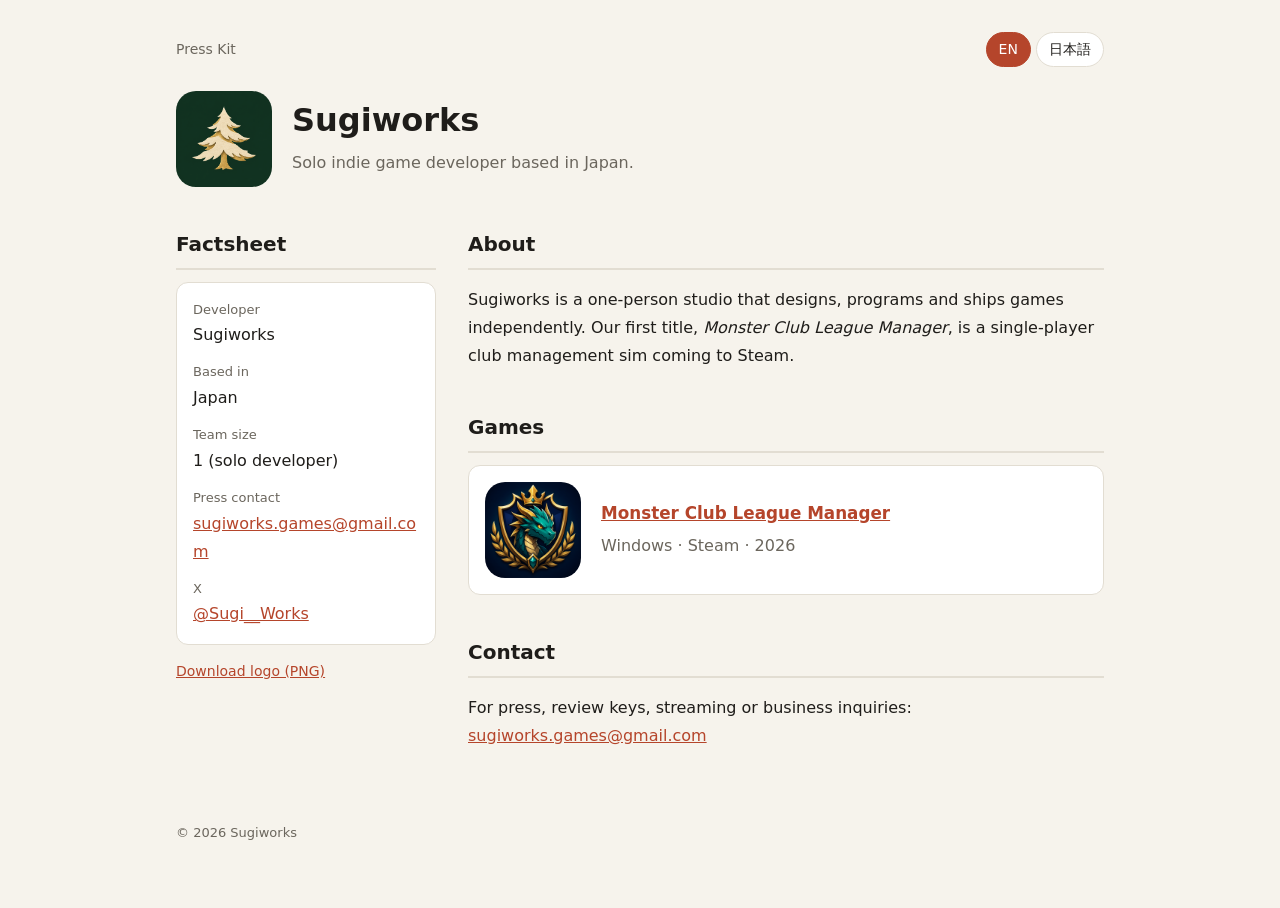
<file: index.html>
<!doctype html>
<html lang="en" data-lang="en">
<head>
<meta charset="utf-8">
<meta name="viewport" content="width=device-width, initial-scale=1">
<title>Sugiworks Press Kit</title>
<meta name="description" content="Press kit for Sugiworks, a solo indie game developer from Japan.">
<link rel="icon" href="favicon.ico">
<link rel="stylesheet" href="style.css">
<script src="lang.js"></script>
</head>
<body>
<div class="wrap">
  <header class="top">
    <span class="note">Press Kit</span>
    <div class="lang"><button data-lang="en">EN</button> <button data-lang="ja">日本語</button></div>
  </header>

  <div class="hero">
    <img src="sugiworks-logo.png" alt="Sugiworks logo">
    <div>
      <h1>Sugiworks</h1>
      <p class="lead" lang="en">Solo indie game developer based in Japan.</p>
      <p class="lead" lang="ja">日本の個人ゲーム開発者です。</p>
    </div>
  </div>

  <div class="grid">
    <aside>
      <h2 lang="en">Factsheet</h2><h2 lang="ja">基本情報</h2>
      <dl class="facts">
        <dt lang="en">Developer</dt><dt lang="ja">開発者</dt>
        <dd>Sugiworks</dd>
        <dt lang="en">Based in</dt><dt lang="ja">拠点</dt>
        <dd lang="en">Japan</dd><dd lang="ja">日本</dd>
        <dt lang="en">Team size</dt><dt lang="ja">体制</dt>
        <dd lang="en">1 (solo developer)</dd><dd lang="ja">1人（個人開発）</dd>
        <dt lang="en">Press contact</dt><dt lang="ja">連絡先</dt>
        <dd><a href="mailto:sugiworks.games@gmail.com">sugiworks.games@gmail.com</a></dd>
        <dt>X</dt>
        <dd><a href="https://x.com/Sugi__Works">@Sugi__Works</a></dd>
      </dl>
      <p class="note"><a href="sugiworks-logo.png" lang="en">Download logo (PNG)</a><a href="sugiworks-logo.png" lang="ja">ロゴをダウンロード（PNG）</a></p>
    </aside>

    <main>
      <h2 lang="en">About</h2><h2 lang="ja">概要</h2>
      <p lang="en">Sugiworks is a one-person studio that designs, programs and ships games independently. Our first title, <em>Monster Club League Manager</em>, is a single-player club management sim coming to Steam.</p>
      <p lang="ja">Sugiworksは、企画・プログラム・リリースまでを1人で行う個人開発スタジオです。第1作『Monster Club League Manager』はSteamで発売予定のシングルプレイ向けクラブ運営シミュレーションです。</p>

      <h2 lang="en">Games</h2><h2 lang="ja">作品</h2>
      <div class="card hero">
        <img src="mclm/images/icon.png" alt="Monster Club League Manager icon">
        <div>
          <h3 style="margin-top:0"><a href="mclm/">Monster Club League Manager</a></h3>
          <p class="lead" lang="en">Windows · Steam · 2026</p>
          <p class="lead" lang="ja">Windows・Steam・2026年</p>
        </div>
      </div>

      <h2 lang="en">Contact</h2><h2 lang="ja">お問い合わせ</h2>
      <p lang="en">For press, review keys, streaming or business inquiries: <a href="mailto:sugiworks.games@gmail.com">sugiworks.games@gmail.com</a></p>
      <p lang="ja">取材・レビューキー・配信・ビジネスのお問い合わせ：<a href="mailto:sugiworks.games@gmail.com">sugiworks.games@gmail.com</a></p>
    </main>
  </div>

  <footer>© 2026 Sugiworks</footer>
</div>
</body>
</html>
</file>
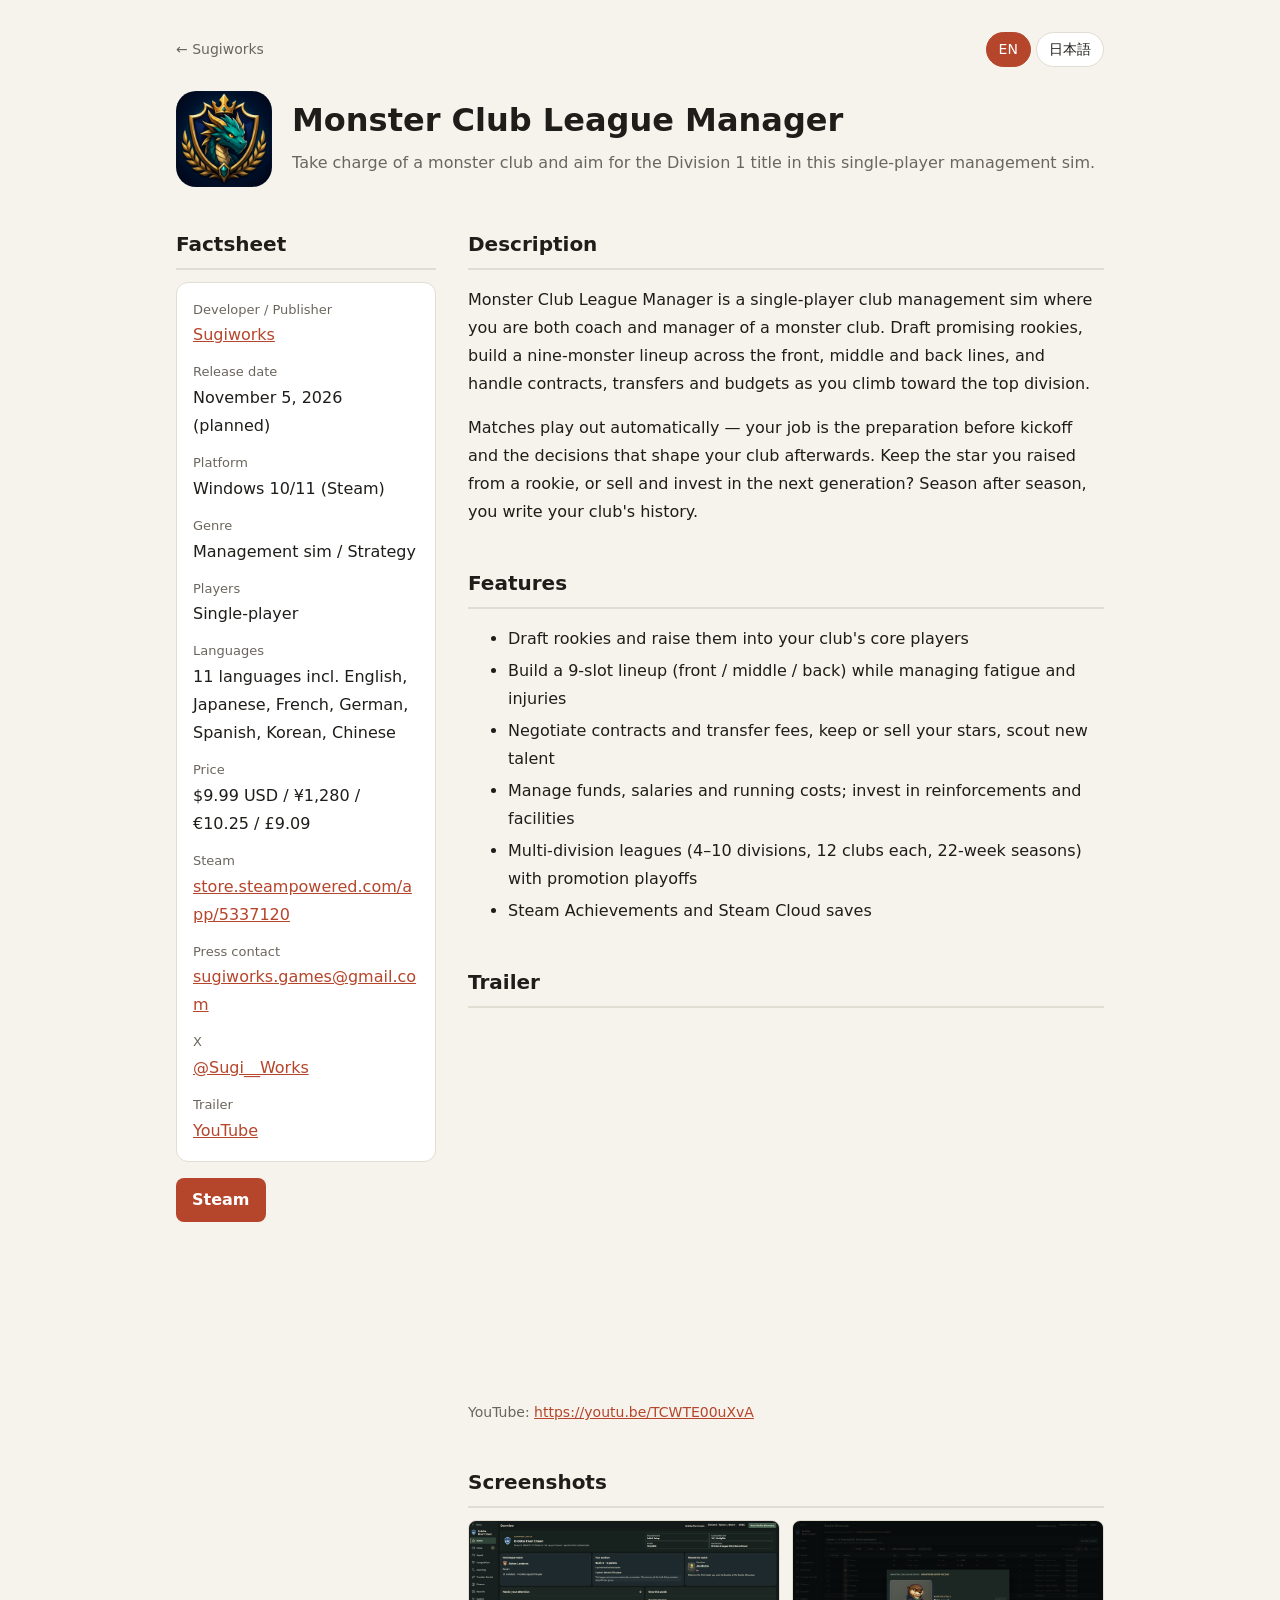
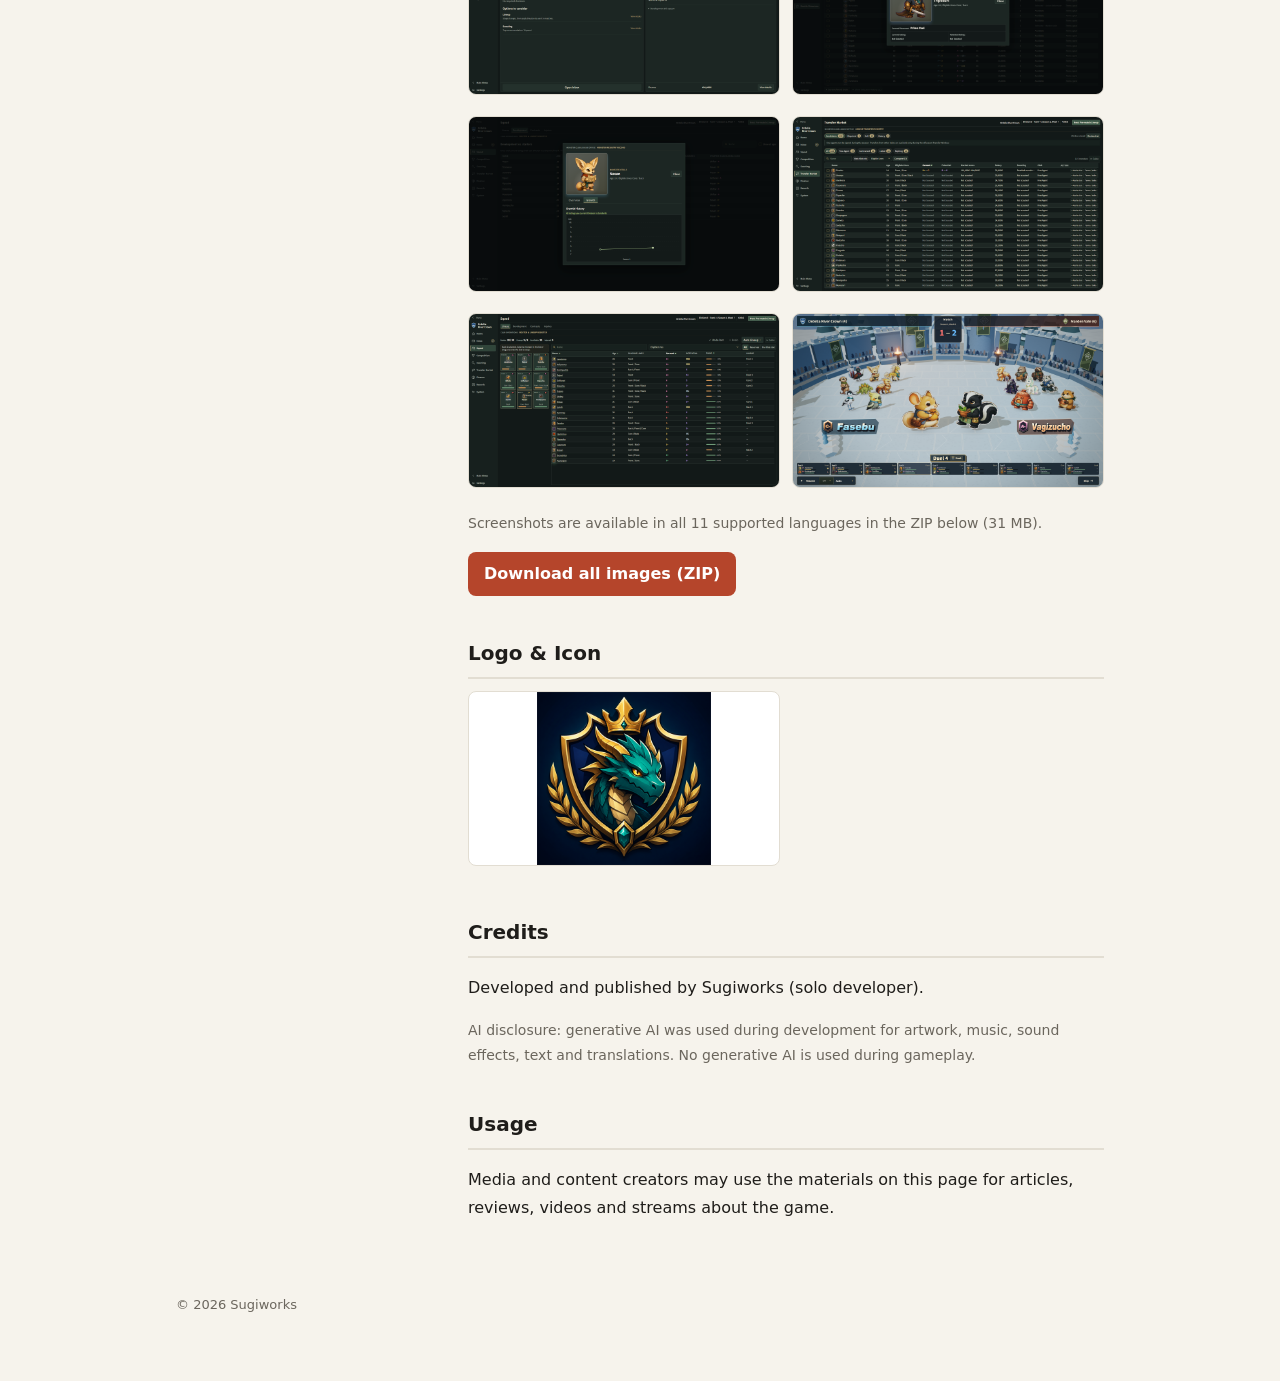
<file: mclm/index.html>
<!doctype html>
<html lang="en" data-lang="en">
<head>
<meta charset="utf-8">
<meta name="viewport" content="width=device-width, initial-scale=1">
<title>Monster Club League Manager Press Kit</title>
<meta name="description" content="Press kit for Monster Club League Manager, a single-player monster club management sim by Sugiworks.">
<link rel="icon" href="../favicon.ico">
<link rel="stylesheet" href="../style.css">
<script src="../lang.js"></script>
</head>
<body>
<div class="wrap">
  <header class="top">
    <a class="home" href="../">← Sugiworks</a>
    <div class="lang"><button data-lang="en">EN</button> <button data-lang="ja">日本語</button></div>
  </header>

  <div class="hero">
    <img src="images/icon.png" alt="Monster Club League Manager icon">
    <div>
      <h1>Monster Club League Manager</h1>
      <p class="lead" lang="en">Take charge of a monster club and aim for the Division 1 title in this single-player management sim.</p>
      <p class="lead" lang="ja">モンスタークラブの監督兼経営者となり、1部リーグの頂点を目指すシングルプレイのクラブ運営シミュレーション。</p>
    </div>
  </div>

  <div class="grid">
    <aside>
      <h2 lang="en">Factsheet</h2><h2 lang="ja">基本情報</h2>
      <dl class="facts">
        <dt lang="en">Developer / Publisher</dt><dt lang="ja">開発 / 販売</dt>
        <dd><a href="../">Sugiworks</a></dd>
        <dt lang="en">Release date</dt><dt lang="ja">発売日</dt>
        <dd lang="en">November 5, 2026 (planned)</dd><dd lang="ja">2026年11月5日（予定）</dd>
        <dt lang="en">Platform</dt><dt lang="ja">プラットフォーム</dt>
        <dd>Windows 10/11 (Steam)</dd>
        <dt lang="en">Genre</dt><dt lang="ja">ジャンル</dt>
        <dd lang="en">Management sim / Strategy</dd><dd lang="ja">クラブ運営シミュレーション / ストラテジー</dd>
        <dt lang="en">Players</dt><dt lang="ja">プレイ人数</dt>
        <dd lang="en">Single-player</dd><dd lang="ja">1人</dd>
        <dt lang="en">Languages</dt><dt lang="ja">対応言語</dt>
        <dd lang="en">11 languages incl. English, Japanese, French, German, Spanish, Korean, Chinese</dd>
        <dd lang="ja">日本語・英語ほか全11言語</dd>
        <dt lang="en">Price</dt><dt lang="ja">価格</dt>
        <dd lang="en">$9.99 USD / ¥1,280 / €10.25 / £9.09</dd><dd lang="ja">1,280円（$9.99）</dd>
        <dt>Steam</dt>
        <dd><a href="https://store.steampowered.com/app/5337120/">store.steampowered.com/app/5337120</a></dd>
        <dt lang="en">Press contact</dt><dt lang="ja">連絡先</dt>
        <dd><a href="mailto:sugiworks.games@gmail.com">sugiworks.games@gmail.com</a></dd>
        <dt>X</dt>
        <dd><a href="https://x.com/Sugi__Works">@Sugi__Works</a></dd>
        <dt lang="en">Trailer</dt><dt lang="ja">トレーラー</dt>
        <dd><a href="https://youtu.be/TCWTE00uXvA">YouTube</a></dd>
      </dl>
      <p style="margin-top:16px"><a class="button" href="https://store.steampowered.com/app/5337120/">Steam</a></p>
    </aside>

    <main>
      <h2 lang="en">Description</h2><h2 lang="ja">ゲーム紹介</h2>
      <div lang="en">
        <p>Monster Club League Manager is a single-player club management sim where you are both coach and manager of a monster club. Draft promising rookies, build a nine-monster lineup across the front, middle and back lines, and handle contracts, transfers and budgets as you climb toward the top division.</p>
        <p>Matches play out automatically — your job is the preparation before kickoff and the decisions that shape your club afterwards. Keep the star you raised from a rookie, or sell and invest in the next generation? Season after season, you write your club's history.</p>
      </div>
      <div lang="ja">
        <p>Monster Club League Managerは、モンスタークラブの監督兼経営者となり、育成・編成・契約・補強を重ねて上位リーグを目指すクラブ運営シミュレーションです。試合中のアクション操作は不要。試合前の準備と、その後のクラブをどう作るかが、あなたの仕事です。</p>
        <p>見込んで獲った新人が、いつの間にかクラブに欠かせない存在になる。次のシーズンも、その主力と戦うか。移籍金を受け取り、新たな才能に未来を託すか。シーズンを重ね、あなたのクラブの歴史を作りましょう。</p>
      </div>

      <h2 lang="en">Features</h2><h2 lang="ja">主な特徴</h2>
      <ul class="features" lang="en">
        <li>Draft rookies and raise them into your club's core players</li>
        <li>Build a 9-slot lineup (front / middle / back) while managing fatigue and injuries</li>
        <li>Negotiate contracts and transfer fees, keep or sell your stars, scout new talent</li>
        <li>Manage funds, salaries and running costs; invest in reinforcements and facilities</li>
        <li>Multi-division leagues (4–10 divisions, 12 clubs each, 22-week seasons) with promotion playoffs</li>
        <li>Steam Achievements and Steam Cloud saves</li>
      </ul>
      <ul class="features" lang="ja">
        <li>新人選抜で、将来を託したいモンスターを獲得</li>
        <li>出場機会とトレーニングによる育成、疲労と怪我を考えた前衛・中衛・後衛9枠の編成</li>
        <li>移籍金・契約条件の交渉、主力の残留と売却、スカウトによる補強候補の調査</li>
        <li>資金・年俸・運営費を管理し、補強や施設への投資を判断</li>
        <li>4〜10ディビジョン（各12クラブ・全22週）のリーグ戦と昇格プレーオフ</li>
        <li>Steam実績・Steamクラウド対応</li>
      </ul>

      <h2 lang="en">Trailer</h2><h2 lang="ja">トレーラー</h2>
      <iframe class="video" src="https://www.youtube-nocookie.com/embed/TCWTE00uXvA" title="Monster Club League Manager - Trailer" allow="encrypted-media; picture-in-picture" allowfullscreen loading="lazy"></iframe>
      <p class="note">YouTube: <a href="https://youtu.be/TCWTE00uXvA">https://youtu.be/TCWTE00uXvA</a></p>

      <h2 lang="en">Screenshots</h2><h2 lang="ja">スクリーンショット</h2>
      <div class="gallery" lang="en">
        <a href="images/screenshots/01-club_english.png"><img src="images/screenshots/01-club_english.png" alt="Club overview" loading="lazy"></a>
        <a href="images/screenshots/02-rookie_english.png"><img src="images/screenshots/02-rookie_english.png" alt="Rookie draft" loading="lazy"></a>
        <a href="images/screenshots/03-growth_english.png"><img src="images/screenshots/03-growth_english.png" alt="Player growth" loading="lazy"></a>
        <a href="images/screenshots/04-market_english.png"><img src="images/screenshots/04-market_english.png" alt="Transfer market" loading="lazy"></a>
        <a href="images/screenshots/05-lineup_english.png"><img src="images/screenshots/05-lineup_english.png" alt="Lineup" loading="lazy"></a>
        <a href="images/screenshots/06-match_english.png"><img src="images/screenshots/06-match_english.png" alt="Match" loading="lazy"></a>
      </div>
      <div class="gallery" lang="ja">
        <a href="images/screenshots/01-club_japanese.png"><img src="images/screenshots/01-club_japanese.png" alt="クラブ画面" loading="lazy"></a>
        <a href="images/screenshots/02-rookie_japanese.png"><img src="images/screenshots/02-rookie_japanese.png" alt="新人選抜" loading="lazy"></a>
        <a href="images/screenshots/03-growth_japanese.png"><img src="images/screenshots/03-growth_japanese.png" alt="育成" loading="lazy"></a>
        <a href="images/screenshots/04-market_japanese.png"><img src="images/screenshots/04-market_japanese.png" alt="移籍市場" loading="lazy"></a>
        <a href="images/screenshots/05-lineup_japanese.png"><img src="images/screenshots/05-lineup_japanese.png" alt="編成" loading="lazy"></a>
        <a href="images/screenshots/06-match_japanese.png"><img src="images/screenshots/06-match_japanese.png" alt="試合" loading="lazy"></a>
      </div>
      <p class="note" lang="en">Screenshots are available in all 11 supported languages in the ZIP below (31 MB).</p>
      <p class="note" lang="ja">対応11言語すべてのスクリーンショットを下のZIP（31MB）に収録しています。</p>
      <p><a class="button" href="presskit-images.zip" lang="en">Download all images (ZIP)</a><a class="button" href="presskit-images.zip" lang="ja">画像一式をダウンロード（ZIP）</a></p>

      <h2 lang="en">Logo &amp; Icon</h2><h2 lang="ja">ロゴ・アイコン</h2>
      <div class="gallery">
        <a href="images/icon.png"><img src="images/icon.png" alt="Game icon" style="object-fit:contain"></a>
      </div>

      <h2 lang="en">Credits</h2><h2 lang="ja">クレジット</h2>
      <p lang="en">Developed and published by Sugiworks (solo developer).</p>
      <p lang="ja">開発・販売：Sugiworks（個人開発）</p>
      <p class="note" lang="en">AI disclosure: generative AI was used during development for artwork, music, sound effects, text and translations. No generative AI is used during gameplay.</p>
      <p class="note" lang="ja">AI利用について：開発時にアート・音楽・効果音・テキスト・翻訳で生成AIを使用しています。ゲームプレイ中には使用していません。</p>

      <h2 lang="en">Usage</h2><h2 lang="ja">素材の利用について</h2>
      <p lang="en">Media and content creators may use the materials on this page for articles, reviews, videos and streams about the game.</p>
      <p lang="ja">メディア・配信者の方は、本作に関する記事・レビュー・動画・配信にこのページの素材を自由にお使いいただけます。</p>
    </main>
  </div>

  <footer>© 2026 Sugiworks</footer>
</div>
</body>
</html>
</file>
<file: style.css>
:root {
  --bg: #f6f3ec;
  --card: #ffffff;
  --text: #1f1d1a;
  --muted: #6b665d;
  --accent: #b5452b;
  --line: #e2ddd2;
}
@media (prefers-color-scheme: dark) {
  :root {
    --bg: #17161a;
    --card: #222127;
    --text: #ece9e2;
    --muted: #a19c92;
    --accent: #e0714f;
    --line: #34323a;
  }
}
* { box-sizing: border-box; }
body {
  margin: 0;
  background: var(--bg);
  color: var(--text);
  font: 16px/1.75 system-ui, -apple-system, "Segoe UI", "Hiragino Sans", "Yu Gothic UI", sans-serif;
}
a { color: var(--accent); }
.wrap { max-width: 960px; margin: 0 auto; padding: 32px 16px 64px; }
header.top { display: flex; justify-content: space-between; align-items: center; gap: 12px; margin-bottom: 24px; }
header.top a.home { color: var(--muted); text-decoration: none; font-size: 14px; }
.lang button {
  border: 1px solid var(--line); background: var(--card); color: var(--text);
  padding: 4px 12px; border-radius: 999px; cursor: pointer; font: inherit; font-size: 14px;
}
.lang button[aria-pressed="true"] { background: var(--accent); border-color: var(--accent); color: #fff; }
html[data-lang="ja"] [lang="en"], html[data-lang="en"] [lang="ja"] { display: none !important; }
h1 { font-size: 2rem; line-height: 1.3; margin: 0 0 8px; }
h2 { font-size: 1.25rem; margin: 40px 0 12px; padding-bottom: 6px; border-bottom: 2px solid var(--line); }
h3 { font-size: 1.05rem; margin: 24px 0 4px; }
.hero { display: flex; gap: 20px; align-items: center; }
.hero img { width: 96px; height: 96px; border-radius: 20px; }
.lead { color: var(--muted); margin: 0; }
.grid { display: grid; grid-template-columns: 260px 1fr; gap: 32px; }
@media (max-width: 720px) { .grid { grid-template-columns: 1fr; } }
dl.facts { background: var(--card); border: 1px solid var(--line); border-radius: 12px; padding: 16px; margin: 0; }
dl.facts dt { font-size: 13px; color: var(--muted); }
dl.facts dd { margin: 0 0 12px; overflow-wrap: anywhere; }
dl.facts dd:last-child { margin-bottom: 0; }
ul.features li { margin-bottom: 4px; }
.gallery { display: grid; grid-template-columns: repeat(auto-fill, minmax(260px, 1fr)); gap: 12px; }
.gallery a { display: block; }
.gallery img { width: 100%; aspect-ratio: 16 / 9; object-fit: cover; border-radius: 8px; border: 1px solid var(--line); background: var(--card); }
.video { aspect-ratio: 16 / 9; width: 100%; border: 0; border-radius: 12px; }
.card { background: var(--card); border: 1px solid var(--line); border-radius: 12px; padding: 16px; }
.button {
  display: inline-block; background: var(--accent); color: #fff; text-decoration: none;
  padding: 8px 16px; border-radius: 8px; font-weight: 600;
}
.note { font-size: 14px; color: var(--muted); }
footer { margin-top: 56px; font-size: 13px; color: var(--muted); }
</file>
